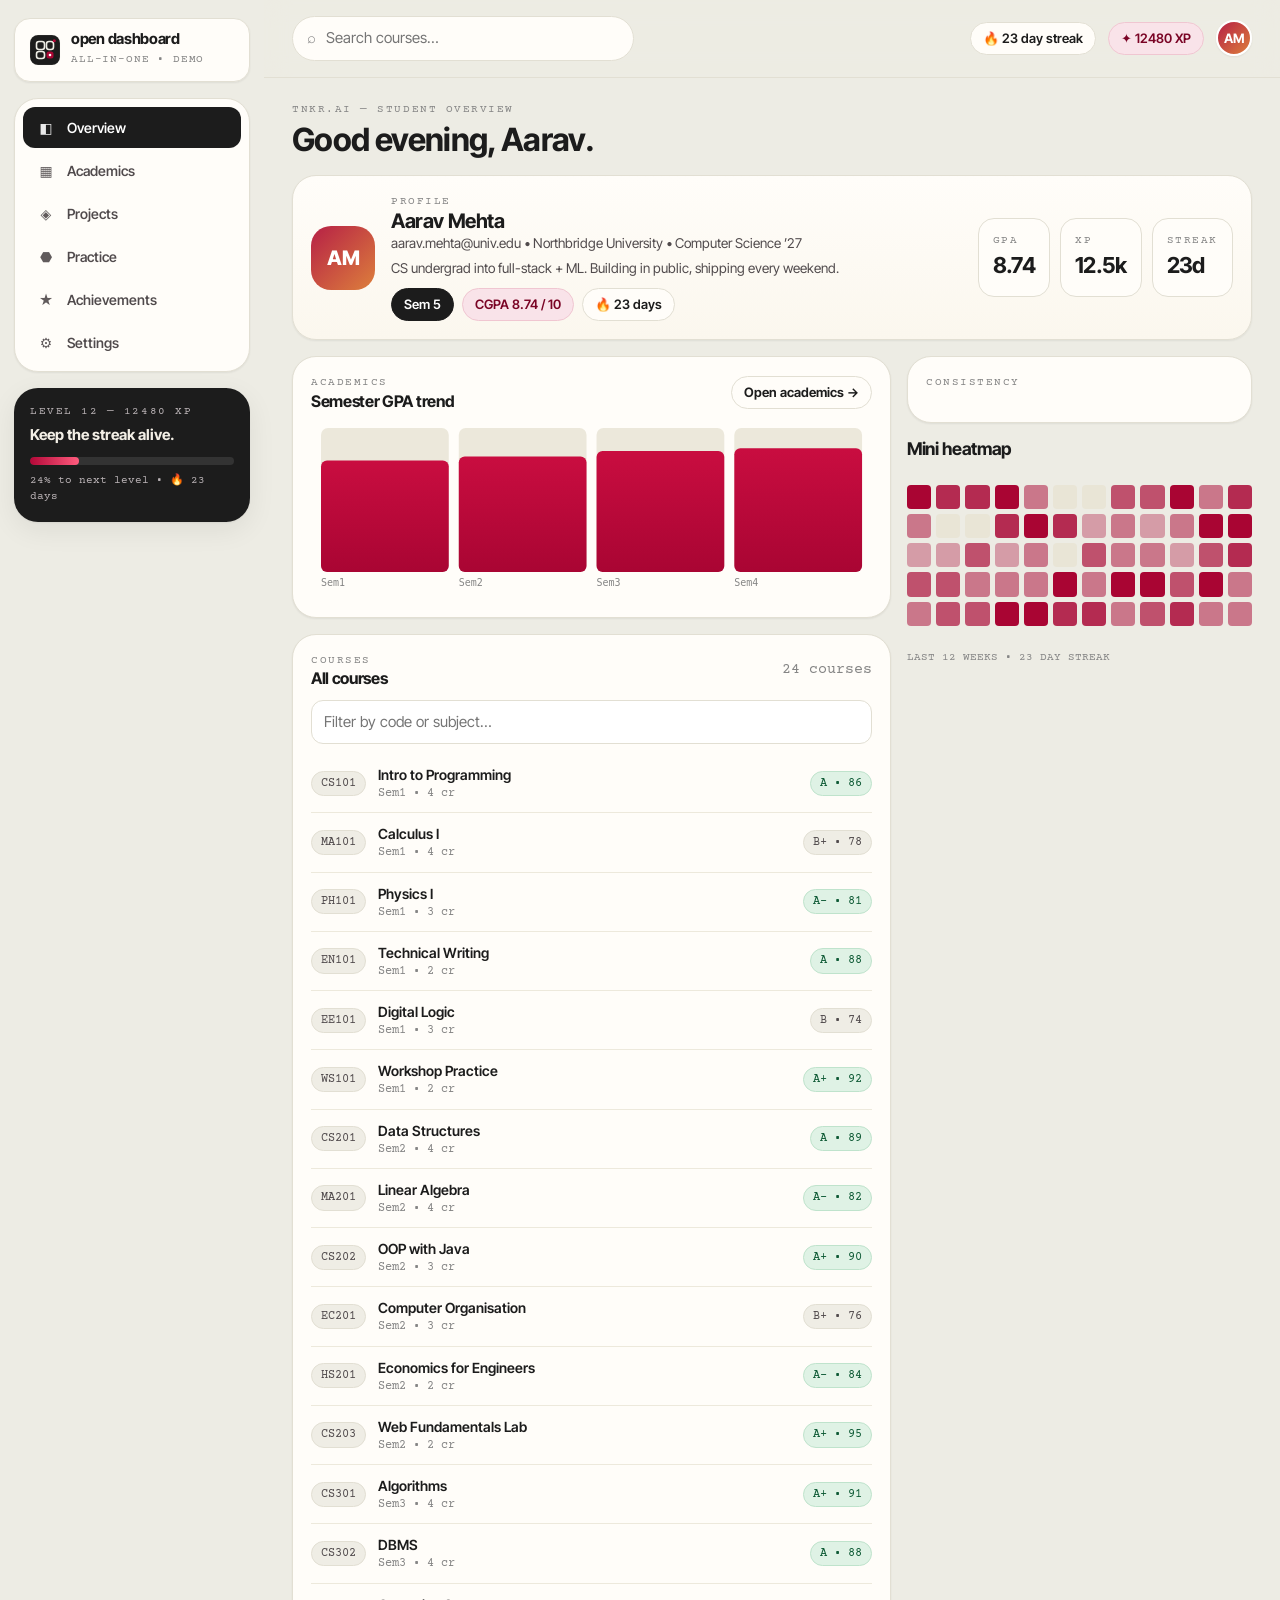
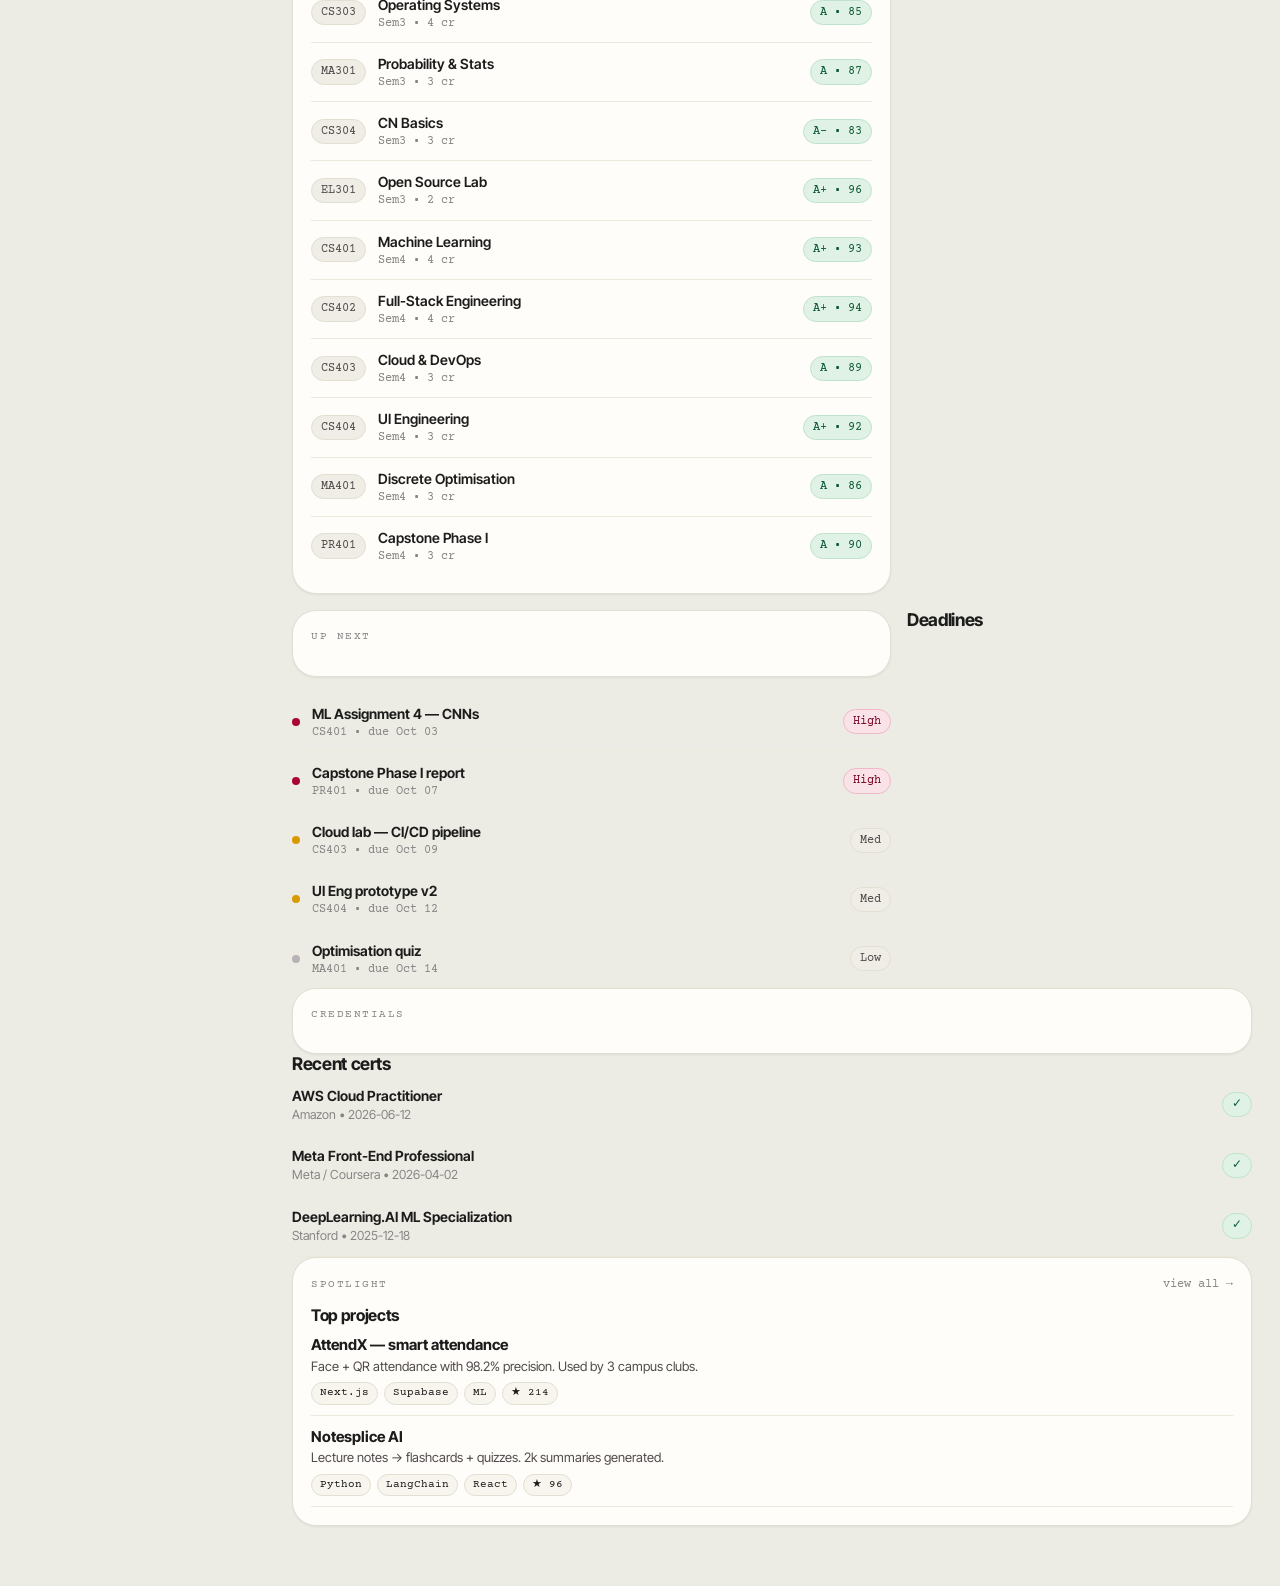
<file: index.html>
<!DOCTYPE html>
<html lang="en">
<head>
<meta charset="UTF-8" />
<meta name="viewport" content="width=device-width, initial-scale=1.0" />
<meta name="description" content="Open Dashboard — all-in-one student OS: academics, projects, practice streak, certificates." />
<link rel="icon" type="image/svg+xml" href="assets/favicon.svg" />
<title>Overview — Open Dashboard</title>
<link rel="preconnect" href="https://fonts.googleapis.com">
<link rel="preconnect" href="https://fonts.gstatic.com" crossorigin>
<link href="https://fonts.googleapis.com/css2?family=Inter+Tight:wght@400;500;600;700;800&family=Courier+Prime:wght@400;700&display=swap" rel="stylesheet">
<link rel="stylesheet" href="css/tokens.css">
<link rel="stylesheet" href="css/base.css">
<link rel="stylesheet" href="css/layout.css">
<link rel="stylesheet" href="css/components.css">
<link rel="stylesheet" href="css/views-a.css">
</head>
<body data-page="overview">
<div id="shell"><aside id="sidebar"></aside><div class="main"><header id="topbar"></header><main id="view-root"></main></div></div><div id="modal-root"></div><div id="toast-root"></div>
<script src="js/data.js"></script>
<script src="js/store.js"></script>
<script src="js/ui.js"></script>
<script src="js/charts.js"></script>
<script src="js/overview.js"></script>
</body>
</html>
</file>
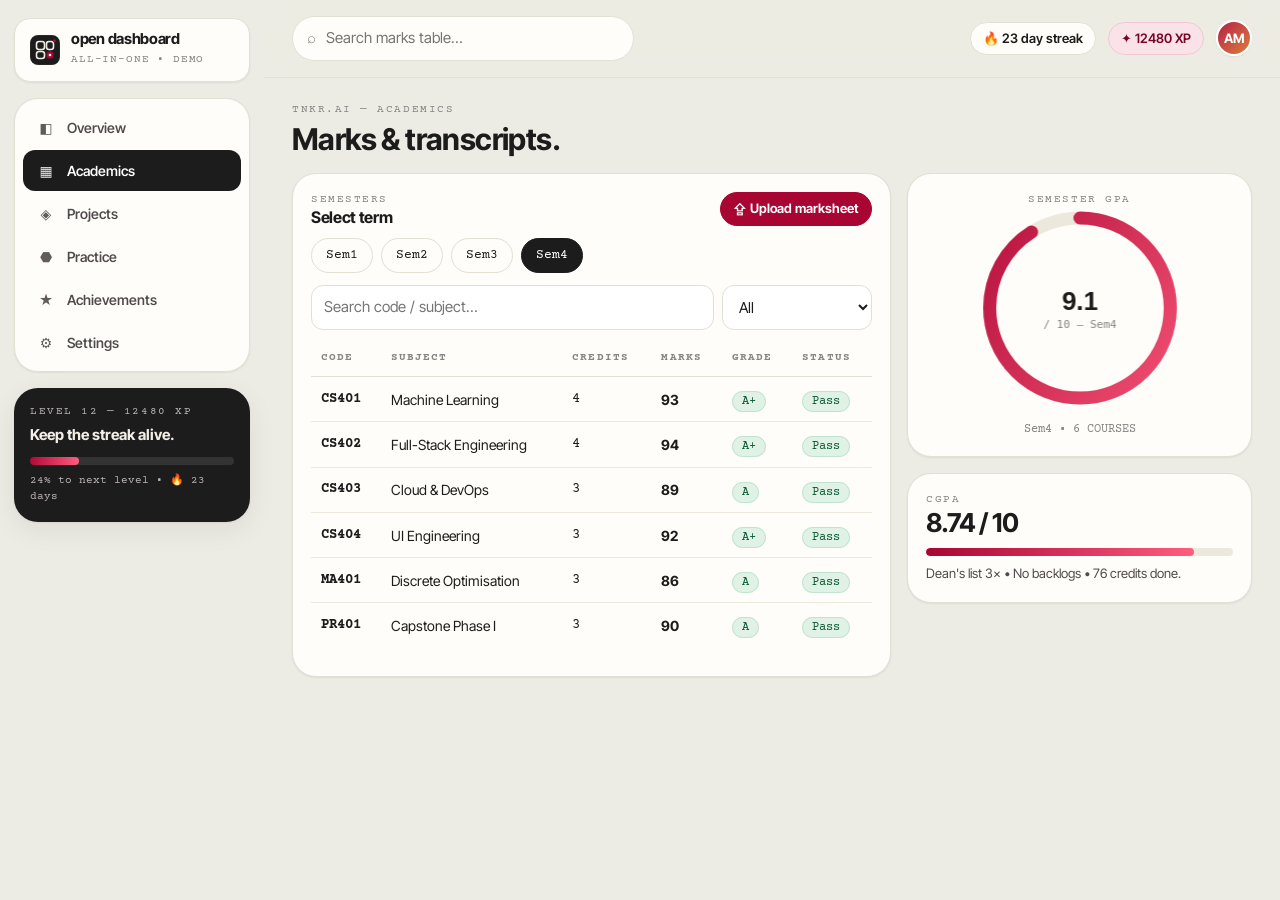
<file: academics.html>
<!DOCTYPE html>
<html lang="en">
<head>
<meta charset="UTF-8" />
<meta name="viewport" content="width=device-width, initial-scale=1.0" />
<meta name="description" content="Open Dashboard — academic vault: marks, grades, certificates." />
<link rel="icon" type="image/svg+xml" href="assets/favicon.svg" />
<title>Academics — Open Dashboard</title>
<link rel="preconnect" href="https://fonts.googleapis.com">
<link rel="preconnect" href="https://fonts.gstatic.com" crossorigin>
<link href="https://fonts.googleapis.com/css2?family=Inter+Tight:wght@400;500;600;700;800&family=Courier+Prime:wght@400;700&display=swap" rel="stylesheet">
<link rel="stylesheet" href="css/tokens.css">
<link rel="stylesheet" href="css/base.css">
<link rel="stylesheet" href="css/layout.css">
<link rel="stylesheet" href="css/components.css">
<link rel="stylesheet" href="css/views-a.css">
</head>
<body data-page="academics">
<div id="shell"><aside id="sidebar"></aside><div class="main"><header id="topbar"></header><main id="view-root"></main></div></div><div id="modal-root"></div><div id="toast-root"></div>
<script src="js/data.js"></script>
<script src="js/store.js"></script>
<script src="js/ui.js"></script>
<script src="js/charts.js"></script>
<script src="js/academics.js"></script>
</body>
</html>
</file>
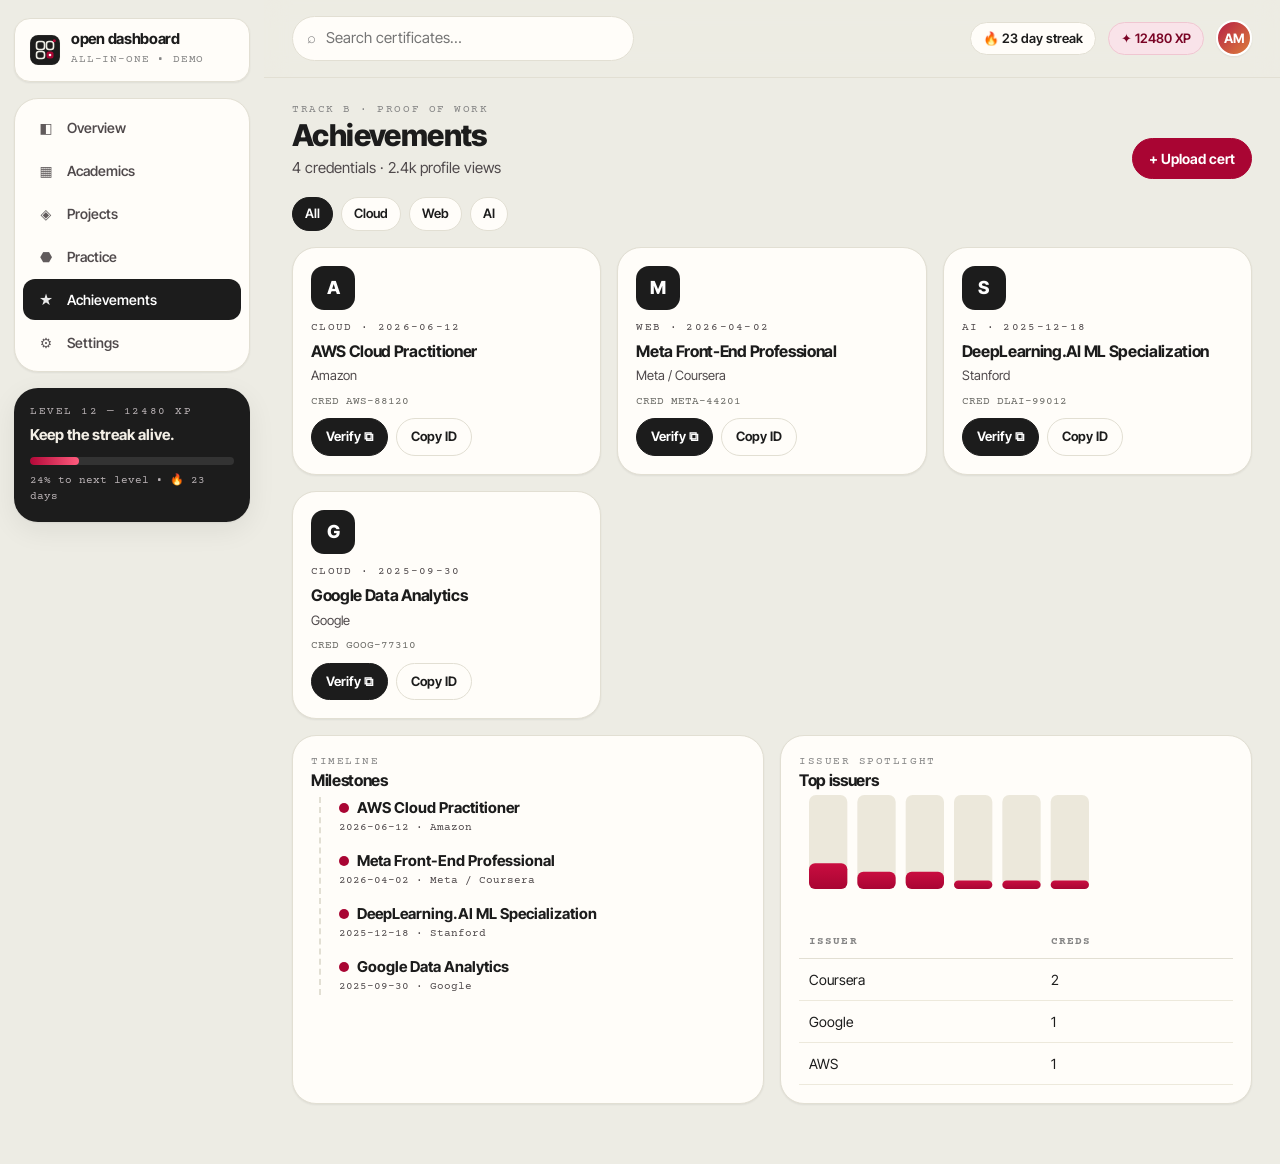
<file: achievements.html>
<!DOCTYPE html>
<html lang="en">
<head>
<meta charset="UTF-8" />
<meta name="viewport" content="width=device-width, initial-scale=1.0" />
<meta name="description" content="Open Dashboard — certificates and achievements wall." />
<link rel="icon" type="image/svg+xml" href="assets/favicon.svg" />
<title>Achievements — Open Dashboard</title>
<link rel="preconnect" href="https://fonts.googleapis.com">
<link rel="preconnect" href="https://fonts.gstatic.com" crossorigin>
<link href="https://fonts.googleapis.com/css2?family=Inter+Tight:wght@400;500;600;700;800&family=Courier+Prime:wght@400;700&display=swap" rel="stylesheet">
<link rel="stylesheet" href="css/tokens.css">
<link rel="stylesheet" href="css/base.css">
<link rel="stylesheet" href="css/layout.css">
<link rel="stylesheet" href="css/components.css">
<link rel="stylesheet" href="css/views-b.css">
</head>
<body data-page="achievements">
<div id="shell"><aside id="sidebar"></aside><div class="main"><header id="topbar"></header><main id="view-root"></main></div></div><div id="modal-root"></div><div id="toast-root"></div>
<script src="js/data.js"></script>
<script src="js/store.js"></script>
<script src="js/ui.js"></script>
<script src="js/charts.js"></script>
<script src="js/achievements.js"></script>
</body>
</html>
</file>
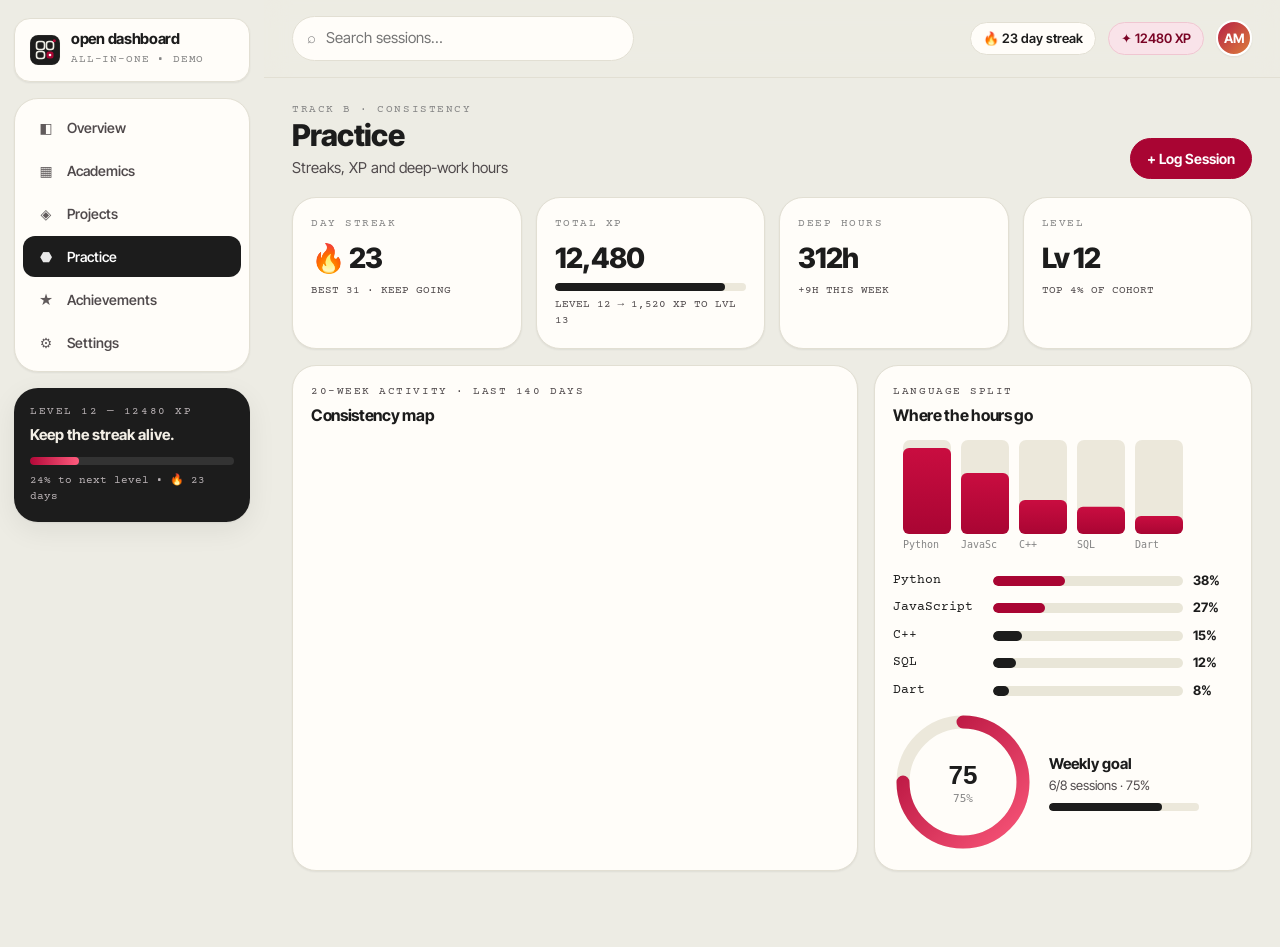
<file: practice.html>
<!DOCTYPE html>
<html lang="en">
<head>
<meta charset="UTF-8" />
<meta name="viewport" content="width=device-width, initial-scale=1.0" />
<meta name="description" content="Open Dashboard — practice streak heatmap, XP, and learning stats." />
<link rel="icon" type="image/svg+xml" href="assets/favicon.svg" />
<title>Practice — Open Dashboard</title>
<link rel="preconnect" href="https://fonts.googleapis.com">
<link rel="preconnect" href="https://fonts.gstatic.com" crossorigin>
<link href="https://fonts.googleapis.com/css2?family=Inter+Tight:wght@400;500;600;700;800&family=Courier+Prime:wght@400;700&display=swap" rel="stylesheet">
<link rel="stylesheet" href="css/tokens.css">
<link rel="stylesheet" href="css/base.css">
<link rel="stylesheet" href="css/layout.css">
<link rel="stylesheet" href="css/components.css">
<link rel="stylesheet" href="css/views-b.css">
</head>
<body data-page="practice">
<div id="shell"><aside id="sidebar"></aside><div class="main"><header id="topbar"></header><main id="view-root"></main></div></div><div id="modal-root"></div><div id="toast-root"></div>
<script src="js/data.js"></script>
<script src="js/store.js"></script>
<script src="js/ui.js"></script>
<script src="js/charts.js"></script>
<script src="js/practice.js"></script>
</body>
</html>
</file>
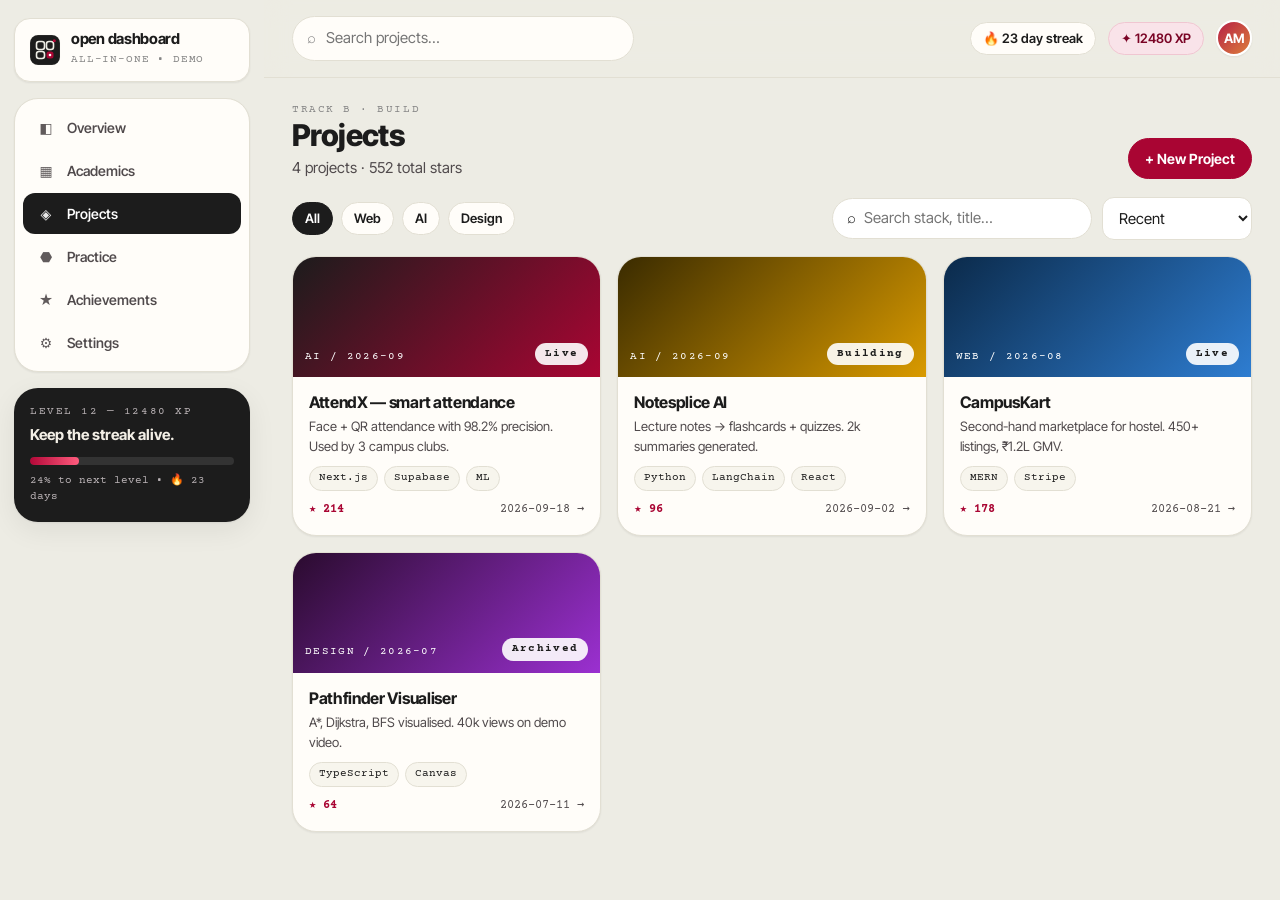
<file: projects.html>
<!DOCTYPE html>
<html lang="en">
<head>
<meta charset="UTF-8" />
<meta name="viewport" content="width=device-width, initial-scale=1.0" />
<meta name="description" content="Open Dashboard — projects showcase with filters and live demo data." />
<link rel="icon" type="image/svg+xml" href="assets/favicon.svg" />
<title>Projects — Open Dashboard</title>
<link rel="preconnect" href="https://fonts.googleapis.com">
<link rel="preconnect" href="https://fonts.gstatic.com" crossorigin>
<link href="https://fonts.googleapis.com/css2?family=Inter+Tight:wght@400;500;600;700;800&family=Courier+Prime:wght@400;700&display=swap" rel="stylesheet">
<link rel="stylesheet" href="css/tokens.css">
<link rel="stylesheet" href="css/base.css">
<link rel="stylesheet" href="css/layout.css">
<link rel="stylesheet" href="css/components.css">
<link rel="stylesheet" href="css/views-b.css">
</head>
<body data-page="projects">
<div id="shell"><aside id="sidebar"></aside><div class="main"><header id="topbar"></header><main id="view-root"></main></div></div><div id="modal-root"></div><div id="toast-root"></div>
<script src="js/data.js"></script>
<script src="js/store.js"></script>
<script src="js/ui.js"></script>
<script src="js/charts.js"></script>
<script src="js/projects.js"></script>
</body>
</html>
</file>
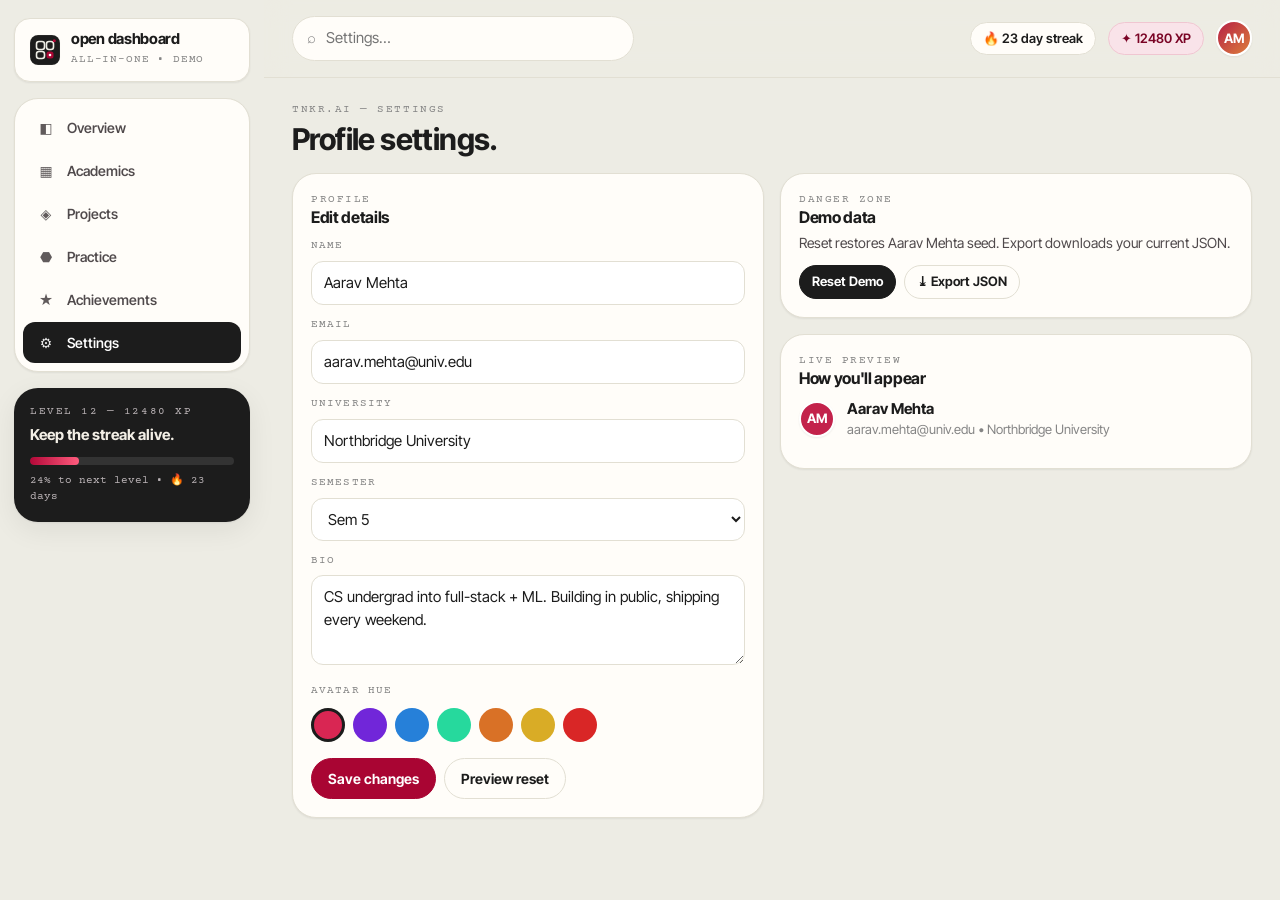
<file: settings.html>
<!DOCTYPE html>
<html lang="en">
<head>
<meta charset="UTF-8" />
<meta name="viewport" content="width=device-width, initial-scale=1.0" />
<meta name="description" content="Open Dashboard — profile settings and demo data controls." />
<link rel="icon" type="image/svg+xml" href="assets/favicon.svg" />
<title>Settings — Open Dashboard</title>
<link rel="preconnect" href="https://fonts.googleapis.com">
<link rel="preconnect" href="https://fonts.gstatic.com" crossorigin>
<link href="https://fonts.googleapis.com/css2?family=Inter+Tight:wght@400;500;600;700;800&family=Courier+Prime:wght@400;700&display=swap" rel="stylesheet">
<link rel="stylesheet" href="css/tokens.css">
<link rel="stylesheet" href="css/base.css">
<link rel="stylesheet" href="css/layout.css">
<link rel="stylesheet" href="css/components.css">
<link rel="stylesheet" href="css/views-a.css">
</head>
<body data-page="settings">
<div id="shell"><aside id="sidebar"></aside><div class="main"><header id="topbar"></header><main id="view-root"></main></div></div><div id="modal-root"></div><div id="toast-root"></div>
<script src="js/data.js"></script>
<script src="js/store.js"></script>
<script src="js/ui.js"></script>
<script src="js/charts.js"></script>
<script src="js/settings.js"></script>
</body>
</html>
</file>
<file: css/tokens.css>
:root{
  --bg:#EDECE4;
  --card:#FFFDF9;
  --card-2:#F7F5ED;
  --ink:#1C1C1C;
  --muted:#504A4C;
  --faint:#858585;
  --line:#E2DFD3;
  --line-soft:#EDE9DC;
  --accent:#A90533;
  --accent-2:#B30838;
  --accent-soft:#F9E3E9;
  --accent-ink:#7A0425;
  --good:#1A7F4D;
  --good-bg:#DFF2E5;
  --warn:#9A6B00;
  --warn-bg:#FBF0C9;
  --bad:#B30838;
  --bad-bg:#F9DDE4;
  --r-sm:12px;
  --r-md:16px;
  --r-lg:24px;
  --r-pill:999px;
  --shadow:0 1px 2px rgba(28,28,28,.06),0 8px 28px rgba(28,28,28,.07);
  --shadow-sm:0 1px 2px rgba(28,28,28,.07);
  --font-sans:"Inter Tight",system-ui,-apple-system,"Segoe UI",Roboto,sans-serif;
  --font-mono:"Courier Prime",ui-monospace,SFMono-Regular,Menlo,monospace;
}
</file>
<file: css/base.css>
*{box-sizing:border-box}
html,body{margin:0;padding:0}
body{
  background:var(--bg);
  color:var(--ink);
  font-family:var(--font-sans);
  font-size:15px;
  line-height:1.5;
  -webkit-font-smoothing:antialiased;
}
a{color:inherit;text-decoration:none}
img{max-width:100%}
h1,h2,h3,h4{margin:0;letter-spacing:-.02em;line-height:1.15}
p{margin:0}
button,input,select,textarea{font:inherit;color:inherit}
::selection{background:var(--accent);color:#fff}
.eyebrow{
  font-family:var(--font-mono);
  font-size:11px;
  letter-spacing:.14em;
  text-transform:uppercase;
  color:var(--faint);
}
.muted{color:var(--muted)}
.faint{color:var(--faint)}
.mono{font-family:var(--font-mono)}
</file>
<file: css/layout.css>
#shell{display:flex;min-height:100vh}
#sidebar{
  width:264px;flex-shrink:0;
  position:sticky;top:0;height:100vh;
  padding:18px 14px;
  display:flex;flex-direction:column;gap:16px;
}
.main{flex:1;min-width:0;display:flex;flex-direction:column}
#topbar{
  position:sticky;top:0;z-index:20;
  display:flex;align-items:center;gap:12px;
  padding:16px 28px;
  background:color-mix(in srgb,var(--bg) 86%,transparent);
  backdrop-filter:blur(12px);
  border-bottom:1px solid var(--line);
}
#view-root{
  padding:24px 28px 60px;
  max-width:1180px;
  width:100%;
  margin:0 auto;
}
.grid{display:grid;gap:16px}
.grid.two{grid-template-columns:1fr 1fr}
.grid.three{grid-template-columns:repeat(3,1fr)}
.grid.sidebar-split{grid-template-columns:1.65fr .95fr}
@media(max-width:1100px){
  .grid.sidebar-split{grid-template-columns:1fr}
  .grid.three{grid-template-columns:1fr 1fr}
}
@media(max-width:900px){
  #shell{flex-direction:column}
  #sidebar{
    width:100%;height:auto;position:sticky;top:0;z-index:30;
    flex-direction:column;padding:10px 12px;
    background:var(--bg);
    border-bottom:1px solid var(--line);
  }
  #topbar{padding:12px 16px;top:64px}
  #view-root{padding:16px 16px 60px}
  .grid.two,.grid.three{grid-template-columns:1fr}
}
</file>
<file: css/components.css>
/* sidebar */
.brand{
  display:flex;align-items:center;gap:10px;
  background:var(--card);
  border:1px solid var(--line);
  border-radius:var(--r-md);
  padding:12px 14px;
  box-shadow:var(--shadow-sm);
}
.brand-mark{
  width:32px;height:32px;border-radius:10px;
  background:var(--ink);color:var(--bg);
  display:grid;place-items:center;
  font-family:var(--font-mono);font-weight:700;font-size:15px;
}
.brand-mark span{color:#FF8AA5}
.brand b{font-size:15px;letter-spacing:-.02em;display:block;line-height:1}
.brand small{font-family:var(--font-mono);font-size:10.5px;color:var(--faint);letter-spacing:.08em}
.nav{
  background:var(--card);
  border:1px solid var(--line);
  border-radius:var(--r-lg);
  padding:8px;
  display:flex;flex-direction:column;gap:2px;
  box-shadow:var(--shadow-sm);
}
.nav a{
  display:flex;align-items:center;gap:10px;
  padding:10px 12px;border-radius:12px;
  color:var(--muted);font-weight:550;font-size:14px;
}
.nav a .ico{width:22px;text-align:center;opacity:.9}
.nav a:hover{background:var(--card-2);color:var(--ink)}
.nav a.active{background:var(--ink);color:#fff}
.nav a.active .mono-dot{color:#FF8AA5}
.side-card{
  background:var(--ink);color:#F3EFE6;
  border-radius:var(--r-lg);padding:16px;
  box-shadow:var(--shadow);
}
.side-card .bar{height:8px;background:#333;border-radius:99px;overflow:hidden;margin-top:10px}
.side-card .bar i{display:block;height:100%;background:linear-gradient(90deg,var(--accent-2),#FF5C7E);border-radius:99px}
@media(max-width:900px){
  .brand{padding:8px 10px}
  .nav{flex-direction:row;overflow-x:auto;padding:6px}
  .nav a{white-space:nowrap;padding:8px 12px}
  .side-card{display:none}
}

/* topbar */
.topbar-search{
  flex:1;display:flex;align-items:center;gap:8px;
  background:var(--card);border:1px solid var(--line);
  border-radius:var(--r-pill);padding:9px 14px;max-width:440px;
}
.topbar-search input{border:0;outline:0;background:transparent;width:100%}
.pill{
  display:inline-flex;align-items:center;gap:6px;
  border-radius:var(--r-pill);padding:6px 12px;
  font-size:13px;font-weight:600;
  border:1px solid var(--line);background:var(--card);
}
.pill.dark{background:var(--ink);color:#fff;border-color:var(--ink)}
.pill.accent{background:var(--accent);border-color:var(--accent);color:#fff}
.pill.soft{background:var(--accent-soft);border-color:#F0C6D1;color:var(--accent-ink)}
.avatar{
  width:36px;height:36px;border-radius:50%;flex-shrink:0;
  display:grid;place-items:center;color:#fff;font-weight:700;font-size:13px;
  border:2px solid #fff;box-shadow:var(--shadow-sm);
}

/* cards */
.card{
  background:var(--card);
  border:1px solid var(--line);
  border-radius:var(--r-lg);
  padding:18px;
  box-shadow:var(--shadow-sm);
}
.card.hover:hover{box-shadow:var(--shadow);transform:translateY(-1px)}
.card h3{font-size:16px}
.card-head{display:flex;align-items:center;justify-content:space-between;gap:10px;margin-bottom:12px}
.btn{
  border:1px solid var(--line);background:var(--card);
  border-radius:var(--r-pill);padding:9px 16px;
  font-weight:650;font-size:14px;cursor:pointer;
  display:inline-flex;align-items:center;gap:8px;
}
.btn:hover{border-color:var(--ink)}
.btn.primary{background:var(--accent);border-color:var(--accent);color:#fff}
.btn.primary:hover{background:var(--accent-2)}
.btn.dark{background:var(--ink);border-color:var(--ink);color:#fff}
.btn.ghost{background:transparent}
.btn.sm{padding:6px 12px;font-size:13px}
.input,select.input,textarea.input{
  width:100%;background:#fff;border:1px solid var(--line);
  border-radius:12px;padding:10px 12px;outline:0;
}
.input:focus{border-color:var(--ink);box-shadow:0 0 0 3px rgba(28,28,28,.08)}
label.lbl{display:block;font-family:var(--font-mono);font-size:11px;letter-spacing:.1em;text-transform:uppercase;color:var(--faint);margin:12px 0 6px}
.kpi{
  background:var(--card);border:1px solid var(--line);
  border-radius:var(--r-md);padding:14px;
}
.kpi b{font-size:22px;letter-spacing:-.03em}
.tabs{display:flex;gap:8px;flex-wrap:wrap}
.tab{
  border:1px solid var(--line);background:var(--card);
  border-radius:var(--r-pill);padding:7px 14px;
  font-family:var(--font-mono);font-size:12.5px;cursor:pointer;
}
.tab.active{background:var(--ink);color:#fff;border-color:var(--ink)}
table.tbl{width:100%;border-collapse:collapse;font-size:14px}
table.tbl th{
  font-family:var(--font-mono);font-size:11px;letter-spacing:.1em;text-transform:uppercase;
  color:var(--faint);text-align:left;padding:10px;border-bottom:1px solid var(--line);
}
table.tbl td{padding:11px 10px;border-bottom:1px solid var(--line-soft)}
table.tbl tr:last-child td{border-bottom:0}
.badge{
  font-family:var(--font-mono);font-size:11.5px;
  padding:3px 9px;border-radius:99px;border:1px solid var(--line);
  background:var(--card-2);white-space:nowrap;
}
.badge.g{background:var(--good-bg);border-color:#BFE3CC;color:#0E5A35}
.badge.a{background:var(--accent-soft);border-color:#EFB9C6;color:var(--accent-ink)}
.badge.n{background:#EFEDE5;color:var(--muted)}
.dot{width:8px;height:8px;border-radius:50%;display:inline-block}

/* modal + toast */
#modal-root:empty{display:none}
.modal-back{
  position:fixed;inset:0;background:rgba(28,28,28,.45);
  display:grid;place-items:center;padding:18px;z-index:60;
}
.modal{
  background:var(--card);border-radius:20px;border:1px solid var(--line);
  max-width:520px;width:100%;padding:20px;box-shadow:var(--shadow);
}
#toast-root{position:fixed;right:18px;bottom:18px;display:flex;flex-direction:column;gap:8px;z-index:70}
.toast{
  background:var(--ink);color:#fff;border-radius:14px;padding:11px 15px;
  font-size:14px;box-shadow:var(--shadow);
  display:flex;gap:8px;align-items:center;max-width:340px;
}
.list-row{display:flex;align-items:center;gap:12px;padding:10px 0;border-bottom:1px solid var(--line-soft)}
.list-row:last-child{border-bottom:0}
.stack-tag{font-family:var(--font-mono);font-size:11px;background:var(--card-2);border:1px solid var(--line);border-radius:99px;padding:2px 8px}
.progress{height:8px;background:#ECE8DB;border-radius:99px;overflow:hidden}
.progress i{display:block;height:100%;background:var(--ink);border-radius:99px}
.progress.accent i{background:linear-gradient(90deg,var(--accent),#FF5C7E)}
</file>
<file: css/views-a.css>
/* Track A views: overview / academics / settings */
.profile-hero{
  display:flex;gap:16px;align-items:center;
  background:linear-gradient(180deg,#FFFDF9,#FBF7EE);
}
.profile-hero .avatar-lg{
  width:64px;height:64px;border-radius:20px;flex-shrink:0;
  display:grid;place-items:center;color:#fff;font-weight:800;font-size:20px;
}
.gpa-bars{display:flex;align-items:end;gap:10px;height:120px;margin-top:8px}
.gpa-bar{flex:1;display:flex;flex-direction:column;align-items:center;gap:6px}
.gpa-bar .col{width:100%;max-width:54px;border-radius:10px 10px 6px 6px;background:#ECE8DB;position:relative;overflow:hidden;min-height:8px}
.gpa-bar .col i{position:absolute;bottom:0;left:0;right:0;background:linear-gradient(180deg,#C90D40,var(--accent));border-radius:10px 10px 6px 6px}
.gpa-bar.active .col{outline:2px solid var(--ink)}
.heat{display:grid;grid-template-columns:repeat(12,1fr);gap:5px;margin-top:10px}
.heat i{aspect-ratio:1;border-radius:4px;background:#E9E5D6;display:block}
.search-row{display:flex;gap:8px;margin-bottom:10px}
.hue-row{display:flex;gap:8px;flex-wrap:wrap;margin-top:8px}
.hue{
  width:34px;height:34px;border-radius:50%;cursor:pointer;
  border:3px solid transparent;
}
.hue.active{border-color:var(--ink)}
@media(max-width:700px){
  .profile-hero{flex-direction:column;align-items:flex-start}
  .heat{grid-template-columns:repeat(12,1fr)}
}
</file>
<file: css/views-b.css>
/* views-b.css — Projects / Practice / Achievements (Track B) + aliases onto shared components */
.page-head{display:flex;align-items:flex-end;justify-content:space-between;gap:16px;margin-bottom:18px;flex-wrap:wrap}
.page-head h1{font-size:30px;font-weight:800;letter-spacing:-.02em;margin:0}
.page-head p{margin:4px 0 0}
.grid{display:grid;gap:16px}
.btn-primary{background:var(--accent);border-color:var(--accent);color:#fff}
.btn-primary:hover{background:var(--accent-2)}
.btn-dark{background:var(--ink);border-color:var(--ink);color:#fff}
.pill.active{background:var(--ink);color:#fff;border-color:var(--ink)}
.tag{font-family:var(--font-mono);font-size:11px;background:var(--card-2);border:1px solid var(--line);padding:3px 9px;border-radius:999px;white-space:nowrap}
.search{display:flex;align-items:center;background:#fff;border:1px solid var(--line);border-radius:999px;padding:8px 14px;gap:8px}
.search input{border:0;background:transparent;padding:0;outline:none;width:100%;font:inherit}
table.table{width:100%;border-collapse:collapse;font-size:14px}
table.table th{font-family:var(--font-mono);font-size:11px;text-transform:uppercase;letter-spacing:.1em;color:var(--faint);text-align:left;padding:8px 10px;border-bottom:1px solid var(--line)}
table.table td{padding:10px;border-bottom:1px solid var(--line-soft)}
.kpi-grid{display:grid;grid-template-columns:repeat(4,1fr);gap:14px}
.kpi-grid .card .k{font-family:var(--font-mono);font-size:11px;letter-spacing:.14em;text-transform:uppercase;color:var(--faint)}
.kpi-grid .card .v{font-size:28px;font-weight:800;letter-spacing:-.03em;margin:4px 0}
.modal-backdrop{position:fixed;inset:0;background:rgba(28,28,28,.45);display:grid;place-items:center;padding:18px;z-index:60}
.confetti{position:fixed;pointer-events:none;z-index:99;font-size:18px;animation:pop 1s ease forwards}
@keyframes pop{to{transform:translateY(-90px) rotate(40deg);opacity:0}}
.toolbar{display:flex;gap:10px;align-items:center;flex-wrap:wrap;margin-bottom:16px}
.toolbar .spacer{flex:1}
.proj-grid{display:grid;grid-template-columns:repeat(3,1fr);gap:16px}
.proj-card{overflow:hidden;padding:0;cursor:pointer;transition:.2s}
.proj-card:hover{transform:translateY(-3px)}
.proj-cover{height:120px;position:relative;display:flex;align-items:flex-end;padding:12px;color:#fff;font-family:var(--font-mono);font-size:11px;letter-spacing:.12em}
.proj-cover .status{margin-left:auto;background:rgba(255,255,255,.9);color:var(--ink);border-radius:999px;padding:3px 10px;font-weight:700}
.proj-body{padding:16px}
.proj-body h3{font-size:16px;margin-bottom:6px}
.proj-body p{font-size:13px;color:var(--muted);margin:0 0 10px;min-height:38px}
.proj-meta{display:flex;gap:6px;flex-wrap:wrap;margin-bottom:10px}
.proj-foot{display:flex;align-items:center;justify-content:space-between;font-family:var(--font-mono);font-size:12px;color:var(--muted)}
.stars{color:var(--accent);font-weight:700}
.practice-hero{display:grid;grid-template-columns:1.2fr .8fr;gap:16px;margin-bottom:16px}
.level-ring{display:flex;gap:16px;align-items:center}
.bar-row{display:grid;grid-template-columns:90px 1fr 40px;gap:10px;align-items:center;margin:8px 0;font-size:13px}
.bar-track{height:10px;background:#E9E6D8;border-radius:999px;overflow:hidden}
.bar-track i{display:block;height:100%;background:var(--ink);border-radius:999px}
.bar-track i.hot{background:var(--accent)}
#heatmap.heat{grid-template-columns:repeat(20,1fr)}
.cert-wall{display:grid;grid-template-columns:repeat(3,1fr);gap:16px}
.cert-card{text-align:left}
.issuer-badge{width:44px;height:44px;border-radius:13px;background:var(--ink);color:#fff;display:grid;place-items:center;font-weight:800;font-size:18px;margin-bottom:10px}
.timeline{border-left:2px dashed var(--line);margin:8px 0 0 8px;padding-left:18px;display:flex;flex-direction:column;gap:14px}
.timeline .t-dot{width:10px;height:10px;border-radius:50%;background:var(--accent);display:inline-block;margin-right:8px}
.field{margin-bottom:12px}
.field label{display:block;font-family:var(--font-mono);font-size:11px;letter-spacing:.12em;text-transform:uppercase;color:var(--faint);margin-bottom:6px}
.detail-cover{height:130px;border-radius:14px;margin:4px 0 14px;display:flex;align-items:flex-end;padding:14px;color:#fff;font-weight:800;font-size:20px;letter-spacing:-.01em}
@media(max-width:1000px){.proj-grid,.cert-wall{grid-template-columns:repeat(2,1fr)}.practice-hero{grid-template-columns:1fr}.kpi-grid{grid-template-columns:repeat(2,1fr)}.ach-bottom{grid-template-columns:1fr !important}}
@media(max-width:640px){.proj-grid,.cert-wall{grid-template-columns:1fr}.page-head h1{font-size:24px}}
</file>
